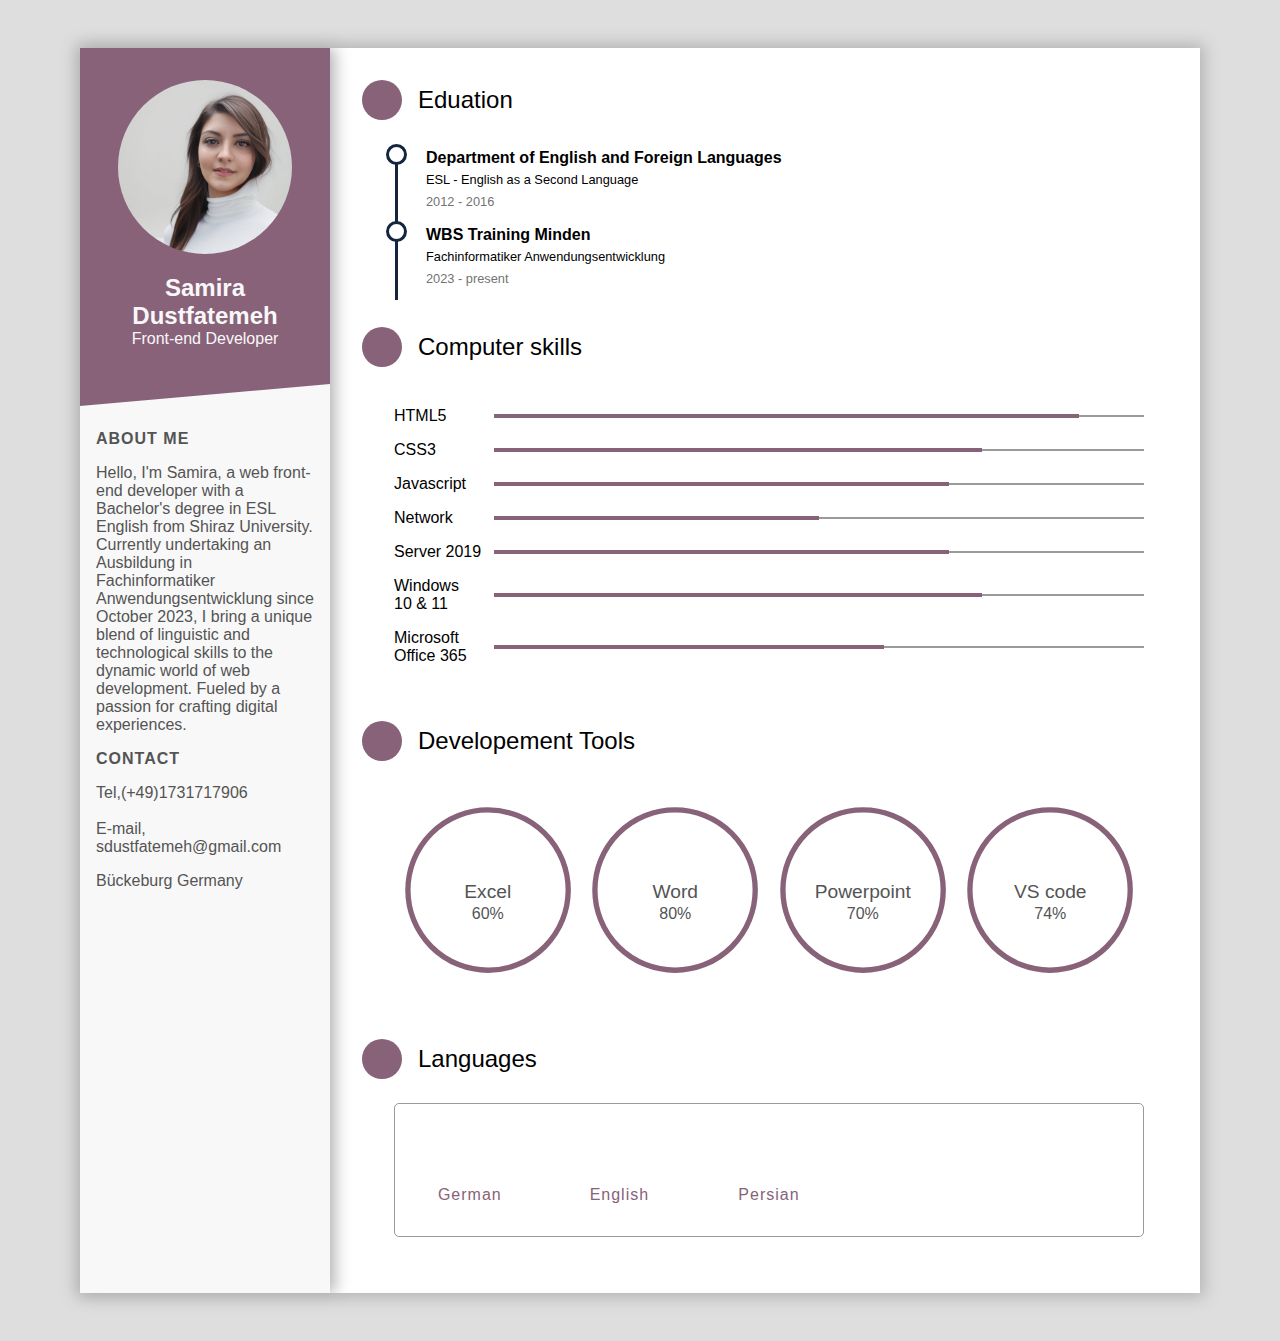
<file: My-Cv.html>
<!DOCTYPE html>
<head>
<link rel="stylesheet" href="My-Cv.css">
</head>
<body>
    <div class="wrapper">
        <div class="intro">
          <div class="profile">
            <div class="photo">
              <img src="IMG-20240311-WA0010.jpg">
            </div>
            <div class="bio">
              <h1 class="name">Samira Dustfatemeh</h1>
              <p class="profession">Front-end Developer</p>
            </div>
          </div>
          <div class="intro-section about">
            <h1 class="title">about me</h1>
            <p class="paragraph">
               

Hello, I'm Samira, a web front-end developer with a Bachelor's degree in ESL English from Shiraz University. Currently
 undertaking an Ausbildung in Fachinformatiker Anwendungs­entwicklung since October 2023, I bring a unique blend of linguistic and
  technological skills to the dynamic world of web development. Fueled by a passion for crafting digital experiences.
            </p>
          </div>
          <div class="intro-section contact">
            <h1 class="title">Contact</h1>
            <div class="info-section">
              <i class="fas fa-phone"></i>
              <span> Tel,(+49)1731717906</span><br><br>
              <span> E-mail,</span><br>
              <span> sdustfatemeh@gmail.com</span>
            </div>
            <div class="info-section">
              <i class="fas fa-map-marker-alt"></i>
              <span>Bückeburg Germany</span>
            </div>
            <div class="info-section">
              <i class="fas fa-paper-plane"></i>
              <span></span>
            </div>
            <div class="info-section link">
              <i class="fab fa-facebook"></i>
              <a target="_blank" rel="author" href="https://www.facebook.com/profile.php?id=100006277752355">
                <span></span>
              </a>
            </div>
          </div>
          <div class="intro-section follow">
            <h1 class="title"></h1>
            <div class="info-section link">
              <i class="fab fa-github"></i>
              <a target="_blank" rel="author"
                <span></span>
              </a>
            </div>
            <div class="info-section link">
              <i class="fab fa-codepen"></i>
              <a target="_blank" rel="author" 
                <span></span>
              </a>
            </div>
            <div class="info-section link">
              <i class="fab fa-medium"></i>
              <a target="_blank" rel="author" href="https://medium.com/狗奴工程師">
                <span></span>
              </a>
            </div>
          </div>
        </div>
        <div class="detail">
          <div class="detail-section edu">
            <div class="detail-title">
              <div class="title-icon">
                <i class="fas fa-user-graduate"></i>
              </div>
              <span>Eduation</span>
            </div>
            <div class="detail-content">
              <div class="timeline-block">
                <h1>Department of English and Foreign Languages
                </h1>
                <p>ESL - English as a Second Language</p>
                <time>2012 - 2016</time>
              </div>
              <div class="timeline-block">
                <h1>WBS Training Minden</h1>
                <p>Fachinformatiker Anwendungs­entwicklung</p>
                <time>2023 - present</time>
              </div>
            </div>
          </div>

          
          <div class="detail-section pg-skill">
            <div class="detail-title">
              <div class="title-icon">
                <i class="fas fa-laptop-code"></i>
              </div>
              <span>Computer skills</span>
            </div>
            <div class="detail-content">
              <ul class="pg-list">
                <li>
                  <span>HTML5</span>
                  <div class="sb-skeleton">
                    <div class="skillbar" style="--pgbar-length: 90%"></div>
                  </div>
                </li>
                <li>
                  <span>CSS3</span>
                  <div class="sb-skeleton">
                    <div class="skillbar" style="--pgbar-length: 75%"></div>
                  </div>
                </li>
                <li>
                  <span>Javascript</span>
                  <div class="sb-skeleton">
                    <div class="skillbar" style="--pgbar-length: 70%"></div>
                  </div>
                </li>
                <li>
                  <span>Network</span>
                  <div class="sb-skeleton">
                    <div class="skillbar" style="--pgbar-length: 50%"></div>
                  </div>
                </li>
                <li>
                  <span>Server 2019</span>
                  <div class="sb-skeleton">
                    <div class="skillbar" style="--pgbar-length: 70%"></div>
                  </div>
                </li>
                <li>
                  <span> Windows <bR> 10 & 11</span>
                  <div class="sb-skeleton">
                    <div class="skillbar" style="--pgbar-length: 75%"></div>
                  </div>
                </li>
                <li>
                  <span>Microsoft Office 365</span>
                  <div class="sb-skeleton">
                    <div class="skillbar" style="--pgbar-length: 60%"></div>
                  </div>
                </li>
              </ul>
            </div>
          </div>
          <div class="detail-section tool-skill">
            <div class="detail-title">
              <div class="title-icon">
                <i class="fas fa-tools"></i>
              </div>
              <span>Developement Tools</span>
            </div>
            <div class="detail-content">
              <ul class="tool-list">
                <li>
                  <svg viewbox="0 0 100 100">
                    <circle cx="50" cy="50" r="45"></circle>
                    <circle class="cbar" cx="50" cy="50" r="45" style="--percent: 0.6"></circle>
                  </svg>
                  <span class="tl-name">Excel</span>
                  <span class="tl-exp">60%</span>
                </li>
                <li>
                  <svg viewbox="0 0 100 100">
                    <circle cx="50" cy="50" r="45"></circle>
                    <circle class="cbar" cx="50" cy="50" r="45" style="--percent: 0.8"></circle>
                  </svg>
                  <span class="tl-name">Word</span>
                  <span class="tl-exp">80%</span>
                </li>
                <li>
                  <svg viewbox="0 0 100 100">
                    <circle cx="50" cy="50" r="45"></circle>
                    <circle class="cbar" cx="50" cy="50" r="45" style="--percent: 0.7"></circle>
                  </svg>
                  <span class="tl-name">Powerpoint</span>
                  <span class="tl-exp">70%</span>
                </li>
                <li>
                  <svg viewbox="0 0 100 100">
                    <circle cx="50" cy="50" r="45"></circle>
                    <circle class="cbar" cx="50" cy="50" r="45" style="--percent: 0.74"></circle>
                  </svg>
                  <span class="tl-name">VS code</span>
                  <span class="tl-exp">74%</span>
                </li>
              </ul>
            </div>
      
          </div>
          <div class="detail-section interests">
            <div class="detail-title">
              <div class="title-icon">
                <i class="fas fa-heart"></i>
              </div>
              <span>Languages</span>
            </div>
            <div class="detail-content">
              <div class="outer-frame">
                <ul class="favor-list">
                  <li>
                    <i class="fas fa-gamepad"></i>
                    <span>German </span>
                  </li>
                  <li>
                    <i class="fas fa-paw"></i>
                    <span>English</span>
                  </li>
                  <li>
                    <i class="far fa-headphones-alt"></i>
                    <span>Persian</span>
                  </li>
                  <li>
                    <i class="fas fa-book-spells"></i>
                    <span></span>
                  </li>
                  <li>
                    <i class="fas fa-user-edit"></i>
                    <span></span>
                  </li>
                </ul>
              </div>
            </div>
          </div>
        </div>
      </div>
</body>
</file>
<file: My-Cv.css>
:root {
	--color-gray-light-1: #f8f8f8;
	--color-gray-light-2: #e9e9e9;
	--color-gray-light-3: #dedede;
	--color-gray-dark-1: #545454;
	--color-gray-dark-2: #737373;
	--color-gray-dark-3: #9a9a9a;
	--color-blue-dark-1: #00387f;
	--color-tiffany: #fa55de;
	--profile-theme: #886279;
	--timeline-circle-theme: #14253e;
	
	--pgbar-length: 100%;

	--MATH-PI: 3.1415px;
	--percent: 100;
}

html {
	font-size: 100%;
    font-family: 'PT Sans', sans-serif;


}

* {
	box-sizing: border-box;
}

body {
	margin: 0;
	padding: 3rem 1rem;
	min-height: 100vh;
	background-color: var(--color-gray-light-3);
}

.wrapper {
	margin: 0 auto;
	max-width: 70rem;
	background-color: var(--color-gray-light-2);
	display: flex;
	box-shadow: 0px 0px 15px 4px #b3b3b3;
}

.intro {
	flex: 0 0 250px;
	background-color: var(--color-gray-light-1);
	box-shadow: 5px 0px 15px 0px #b3b3b3;
	z-index: 5;
}
.profile {
	position: relative;
	background-color: var(--profile-theme);
	padding: 2rem 1rem;
	margin-bottom: 50px;
	text-align: center;
	user-select: none;
}
.profile::after {
	content: " ";
	position: absolute;
	left: 0;
	bottom: -15px;
	width: 100%;
	height: 30px;
	background-color: var(--profile-theme);
	transform: skewY(-5deg);
}
.photo img {
	width: 80%;
	border-radius: 50%;
}
.bio .name {
	font-size: 1.5rem;
	text-align: center;
	color: var(--color-gray-light-1);
	margin: 0;
	margin-top: 1rem;
}
.bio .profession {
	font-size: 1rem;
	text-align: center;
	color: var(--color-gray-light-1);
	margin: 0;
}

.intro-section {
	padding: 0 1rem;
	color: var(--color-gray-dark-1);
}
.intro-section .title {
	font-size: 1rem;
	font-weight: bold;
	text-transform: uppercase;
	letter-spacing: 1px;
}
.about .paragraph {
	text-align: ;
}
.info-section {
	margin: 1rem 0;
}
.info-section span {
	position: relative;
	transition: all 0.3s;
}
.info-section i {
	color: var(--profile-theme);
	width: 20px;
	height: 20px;
}

.link a {
	text-decoration: none;
	color: inherit;
}

.link span::after {
	position: absolute;
	content: '';
	left: 50%;
	bottom: -3px;
	width: 0;
	height: 2px;
	background-color: var(--profile-theme);
	transition: width 0.3s;
	/*transition-timing-function: cubic-bezier(.64,.51,.16,.86);*/
	transition-timing-function: cubic-bezier(.92,.57,.33,1.02);
	transform: translate(-50%, 0);
}

.link span:hover {
	color: var(--profile-theme);
}
.link span:hover::after {
	width: 100%;
}

/* Detail section overall setting*/
.detail {
	flex: 1 0 0;
	background-color: white;
	padding: 2rem;
}
.detail:hover > .detail-section:not(:hover) {
	opacity: 0.3;
}
.detail-section {
	transition: all 0.3s;
}
.detail-section:not(:last-of-type) {
	padding-bottom: 1rem;
}
.detail-title {
	display: flex;
	align-items: center;
}
.detail-section > .detail-content {
	padding: 1.5rem;
	padding-left: 2rem;
	user-select: none;
}
.detail-section.edu > .detail-content {
	padding-left: calc(1.5rem + 10px);
}
.title-icon + span {
	font-size: 1.5rem;
	transition: all 0.3s;
}
.title-icon {
	display: inline-flex;
	justify-content: center;
	align-items: center;
	padding: 1rem;
	margin-right: 1rem;
	width: 2.5rem;
	height: 2.5rem;
	background-color: var(--profile-theme);
	border-radius: 50%;
	transition: all 0.3s;
}
.title-icon i {
	color: white;
	line-height: 1rem;
	font-size: 1rem;
	text-align: center;
}
.detail-section:hover .title-icon {
	transform: scale(1.5);
	margin-right: 1.5rem;
}
.detail-section:hover .title-icon + span {
	letter-spacing: 1.5px;
}

/* time line block in education section */
.timeline-block {
	position: relative;
	padding-left: 30px;
}
.timeline-block:not(:last-of-type) {
	margin-bottom: 1rem;	
}
.timeline-block h1 {
	font-size: 1rem;
	margin: 5px 0;
	transition: all 0.3s;
}
.timeline-block p {
	font-size: 0.8rem;
	margin: 5px 0;
}
.timeline-block time {
	font-size: 0.8rem;
	color: var(--color-gray-dark-2);
}
.timeline-block::before {
	position: absolute;
	content: '';
	width: 15px;
	height: 15px;
	background-color: white;
	border: 3px solid var(--timeline-circle-theme);
	border-radius: 50%;
	left: -10px;
	top: -5px;
}
.timeline-block::after {
	position: absolute;
	content: '';
	width: 3px;
	height: 100%;
	background-color: var(--timeline-circle-theme);
	left: -1px;
	top: 13px;
}
.timeline-block:hover h1 {
	color: var(--color-tiffany);
}
.timeline-block:hover::before {
	animation: circle 1.2s infinite;
}

/* Programming skills section */
.pg-list, .tool-list, .favor-list {
	padding: 0;
	list-style: none;
}
.pg-list > li {	
	margin: 1rem 0;
	display: flex;
	align-items: center;
}
.sb-skeleton {
	position: relative;
	flex: 1 0 auto;
	height: 2px;
	background-color: var(--color-gray-dark-3);
}
.pg-list > li > span {
	flex: 0 0 100px;
}
.sb-skeleton > .skillbar {
	position: absolute;
	left: 0;
	top: -1px;
	width: var(--pgbar-length);
	height: 4px;
	background-color: var(--profile-theme);
}
.tool-list {
	list-style: none;
	display: flex;
	justify-content: space-between;
}
.tool-list > li {
	position: relative;
	text-align: center;
	flex: 0 0 25%;
}
.tool-list > li > svg {
	position: relative;
	fill: transparent;
	width: 95%;
	transform: rotate(-90deg);
}
.tool-list > li > svg > circle {
	stroke-width: 1px;
	stroke: #cdcdcd;
}
.tool-list > li > svg > circle.cbar {
	stroke-width: 3px;
	stroke: var(--profile-theme);
	stroke-linecap: round;
	stroke-dashoffset: 0;
	stroke-dasharray: calc(var(--MATH-PI) * 45 * 2);
	transition: all 0.8s;
	transition-timing-function: cubic-bezier(.64,.51,.16,.86);
}
.tool-list > li:hover > svg > circle.cbar {
	stroke-width: 4px;
	stroke: var(--color-tiffany);
	stroke-dashoffset: calc(var(--MATH-PI) * 45 * 2 * (1 - var(--percent)));
}
.tool-list > li > .tl-name,
.tool-list > li > .tl-exp {
	position: absolute;
	left: 50%;
	color: var(--color-gray-dark-1);
}
.tool-list > li > .tl-name {
	top: 50%;
	font-size: 1.2rem;
	transform: translate(-50%, -50%);
}
.tool-list > li > .tl-exp {	
	top: calc(50% + 1.4rem);
	font-size: 1rem;
	transform: translate(-50%, -50%);
}
/* Interests Section */
.outer-frame {
	border: 1px solid var(--color-gray-dark-3);
	border-radius: 5px;
}
.favor-list {
	display: flex;
	flex-wrap: wrap;
	align-items: center;
	align-content: center;
}
.favor-list > li {
	display: flex;
	flex: 1 0 0;
	align-items: center;
	justify-content: baseline;
	flex-direction: column;
	color: var(--profile-theme);
	padding: 1rem 0;
	transition: all 0.3s;
}
.favor-list > li > i {
	display: inline-flex;
	justify-content: center;
	align-items: center;
	font-size: 40px;
	width: 50px;
	height: 50px;
}
.favor-list > li:hover {
	transform: scale(1.2);
	color: var(--color-tiffany);
}
.favor-list > li > span {
	letter-spacing: 1px;
}

@keyframes circle {
  0% {
    box-shadow: 0 0 0 0px rgba(51, 52, 57, 1);
  }
  100% {
    box-shadow: 0 0 0 6px rgba(51, 52, 57, 0);
  }
}

@media (max-width: 1024px) {
	html {
		font-size: 90%;
	}
	.wrapper {
		flex-direction: column;
	}
	.intro, .detail {
		flex: 0 0 100%;
		box-shadow: none;
	}
	.intro-section {
		padding: 0 2rem;
	}
	.profile {
		margin-bottom: 1rem;
	}
	.profile::after {
		display: none;
	}
	.photo img {
		width: 100px;
		height: 100px;
	}
}

@media (max-width: 768px) {
	html {
		font-size: 80%;
	}
	.tool-list {
		flex-wrap: wrap;
	}
	.tool-list > li {
		flex: 0 0 33.33%;
	}
	.favor-list > li {
		flex: 0 0 33.3333%;
	}
}
@media (max-width: 500px) {
	html {
		font-size: 70%;
	}
}
</file>
